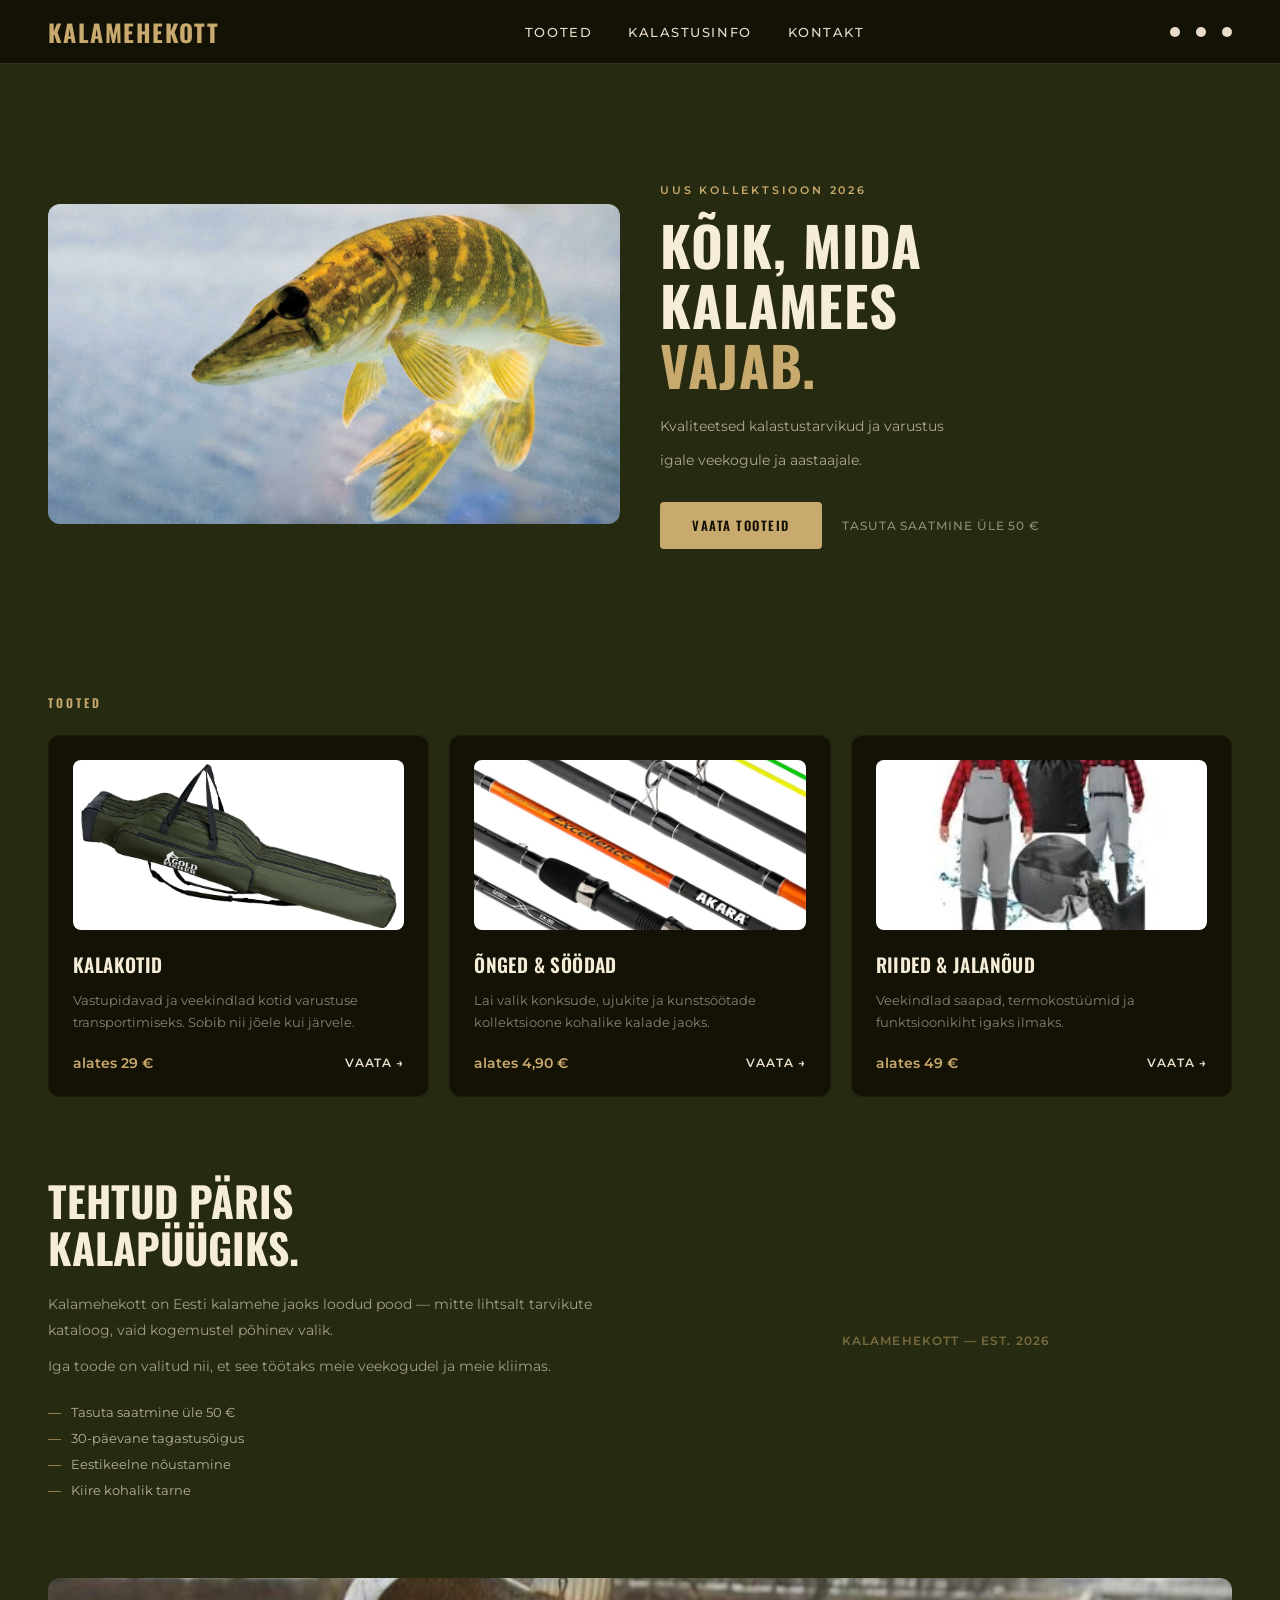
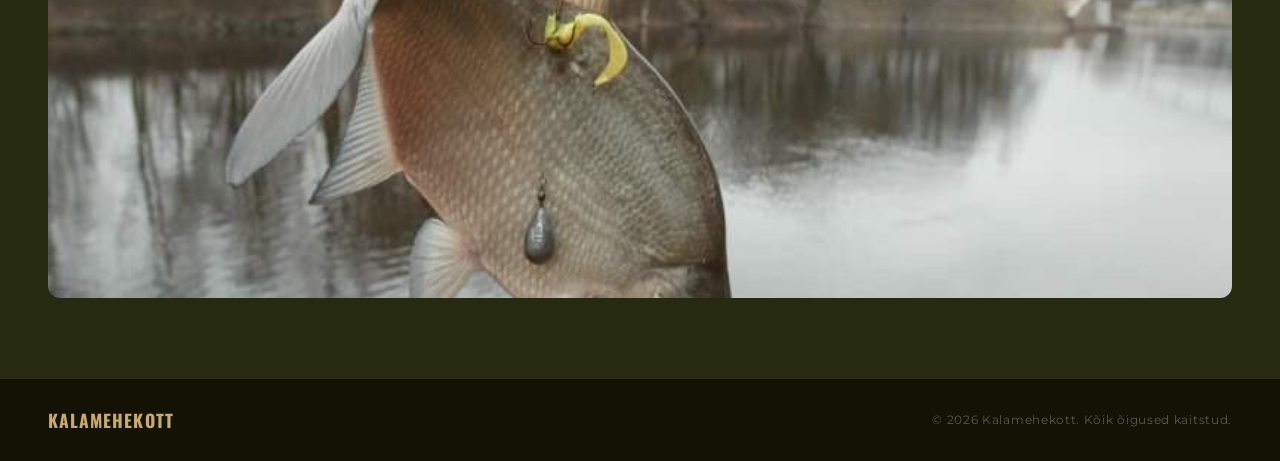
<file: index.html>
<!DOCTYPE html>
<html lang="et">
<head>
  <meta charset="UTF-8">
  <meta name="viewport" content="width=device-width, initial-scale=1.0">
  <title>Kalamehekott</title>
  <link href="https://fonts.googleapis.com/css2?family=Oswald:wght@400;500;600;700;800&family=Montserrat:wght@300;400;500;600&display=swap" rel="stylesheet">
  <link rel="stylesheet" href="css/style.css">
  <link rel="stylesheet" href="css/mobile.css">
</head>
<body>

  <nav>
    <div class="logo">Kalamehekott</div>
    <ul class="nav-links">
      <li><a href="#products">Tooted</a></li>
      <li><a href="kalastusinfo.html">Kalastusinfo</a></li>
      <li><a href="contact.html">Kontakt</a></li>
    </ul>
    <div class="nav-icons">
      <span title="Otsing"></span>
      <span title="Lemmikud"></span>
      <span title="Ostukorv"></span>
    </div>
    <div class="mobile-dots">
      <a href="index.html" class="dot-link active" aria-label="Tooted"></a>
      <a href="kalastusinfo.html" class="dot-link" aria-label="Kalastusinfo"></a>
      <a href="contact.html" class="dot-link" aria-label="Kontakt"></a>
    </div>
  </nav>

  <section class="hero">
    <div class="hero-image">
      <img src="assets/haug.png" alt="Kalastamine">
    </div>
    <div class="hero-text">
      <span class="hero-eyebrow">Uus kollektsioon 2026</span>
      <h1>Kõik, mida<br>kalamees<br><span>vajab.</span></h1>
      <p>Kvaliteetsed kalastustarvikud ja varustus</p>
      <p>igale veekogule ja aastaajale.</p>
      <div class="hero-actions">
        <a href="#products" class="btn-primary">Vaata tooteid</a>
        <span class="hero-badge">Tasuta saatmine üle 50 €</span>
      </div>
    </div>
  </section>

  <div class="section-label" id="products">Tooted</div>
  <div class="products">
    <div class="product-card">
      <span class="product-arrow">→</span>
      <div class="product-thumb-wrap">
        <img class="product-thumb" src="assets/ongekott.jpg" alt="Öngakott">
      </div>
      <h3>Kalakotid</h3>
      <p>Vastupidavad ja veekindlad kotid varustuse transportimiseks. Sobib nii jõele kui järvele.</p>
      <div class="product-footer">
        <div class="product-price">alates 29 €</div>
        <a href="https://salmo.ee/en/88-backpacks" class="product-link" target="_blank" rel="noopener">Vaata →</a>
      </div>
    </div>

    <div class="product-card">
      <span class="product-arrow">→</span>
      <div class="product-thumb-wrap">
        <img class="product-thumb" src="assets/kalakott.png" alt="Kalakott">
      </div>
      <h3>Õnged & Söödad</h3>
      <p>Lai valik konksude, ujukite ja kunstsöötade kollektsioone kohalike kalade jaoks.</p>
      <div class="product-footer">
        <div class="product-price">alates 4,90 €</div>
        <a href="https://salmo.ee/en/11-rods" class="product-link" target="_blank" rel="noopener">Vaata →</a>
      </div>
    </div>

    <div class="product-card">
      <span class="product-arrow">→</span>
      <div class="product-thumb-wrap">
        <img class="product-thumb" src="assets/riidedjajalanoud.png" alt="Riided ja jalanõud">
      </div>
      <h3>Riided & Jalanõud</h3>
      <p>Veekindlad saapad, termokostüümid ja funktsioonikiht igaks ilmaks.</p>
      <div class="product-footer">
        <div class="product-price">alates 49 €</div>
        <a href="https://salmo.ee/en/16-clothing" class="product-link" target="_blank" rel="noopener">Vaata →</a>
      </div>
    </div>
  </div>

  <section class="feature">
    <div class="feature-text">
      <h2>Tehtud päris<br>kalapüügiks.</h2>
      <p>Kalamehekott on Eesti kalamehe jaoks loodud pood — mitte lihtsalt tarvikute kataloog, vaid kogemustel põhinev valik.</p>
      <p>Iga toode on valitud nii, et see töötaks meie veekogudel ja meie kliimas.</p>
      <ul class="feature-list">
        <li>Tasuta saatmine üle 50 €</li>
        <li>30-päevane tagastusõigus</li>
        <li>Eestikeelne nõustamine</li>
        <li>Kiire kohalik tarne</li>
      </ul>
    </div>
    <div class="feature-right">
      <p class="feature-caption">Kalamehekott — Est. 2026</p>
    </div>
  </section>

  <section class="latikas-section">
    <img src="assets/latikas.png" alt="Latikas">
  </section>

  <footer>
    <div class="logo">Kalamehekott</div>
    <p>© 2026 Kalamehekott. Kõik õigused kaitstud.</p>
  </footer>

</body>
</html>
</file>
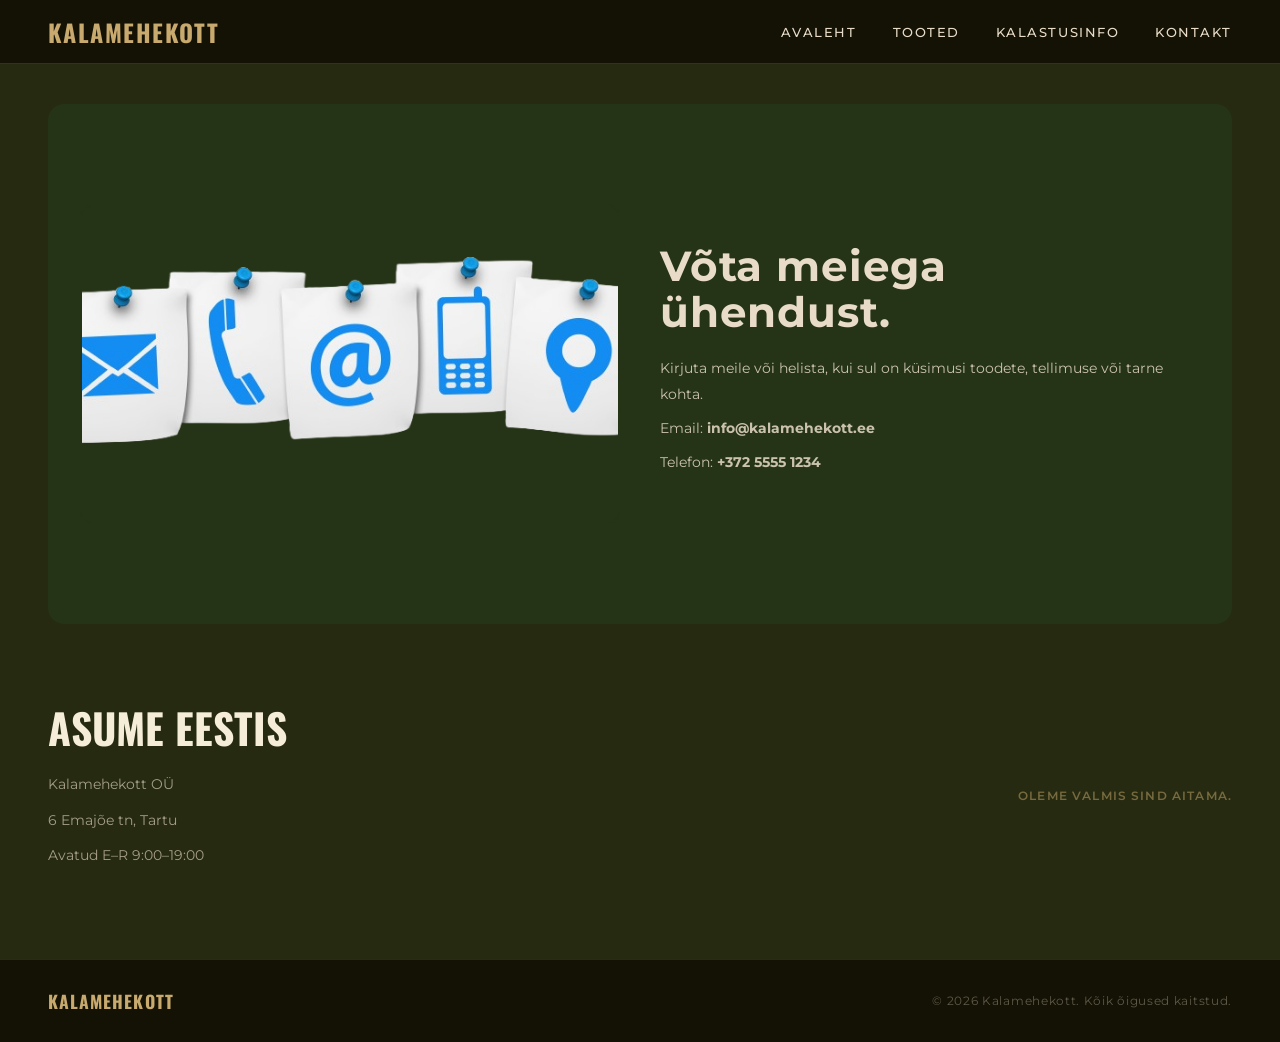
<file: contact.html>
<!DOCTYPE html>
<html lang="et">
<head>
  <meta charset="UTF-8">
  <meta name="viewport" content="width=device-width, initial-scale=1.0">
  <title>Kontakt | Kalamehekott</title>
  <link href="https://fonts.googleapis.com/css2?family=Oswald:wght@400;500;600;700;800&family=Montserrat:wght@300;400;500;600&display=swap" rel="stylesheet">
  <link rel="stylesheet" href="css/style.css">
  <link rel="stylesheet" href="css/mobile.css">
</head>
<body>
  <nav>
    <div class="logo">Kalamehekott</div>
    <ul class="nav-links">
      <li><a href="index.html">Avaleht</a></li>
      <li><a href="index.html#products">Tooted</a></li>
      <li><a href="kalastusinfo.html">Kalastusinfo</a></li>
      <li><a href="contact.html">Kontakt</a></li>
    </ul>
    <div class="mobile-dots">
      <a href="index.html" class="dot-link" aria-label="Tooted"></a>
      <a href="kalastusinfo.html" class="dot-link" aria-label="Kalastusinfo"></a>
      <a href="contact.html" class="dot-link active" aria-label="Kontakt"></a>
    </div>
  </nav>

  <section class="hero contact-hero">
    <div class="hero-image">
      <img src="assets/contact.png" alt="Kontakt">
    </div>
    <div class="hero-text">
      <h1>Võta meiega<br>ühendust.</h1>
      <p>Kirjuta meile või helista, kui sul on küsimusi toodete, tellimuse või tarne kohta.</p>
      <p>Email: <strong>info@kalamehekott.ee</strong></p>
      <p>Telefon: <strong>+372 5555 1234</strong></p>
    </div>
  </section>

  <section class="feature">
    <div class="feature-text">
      <h2>Asume Eestis</h2>
      <p>Kalamehekott OÜ</p>
      <p>6 Emajõe tn, Tartu</p>
      <p>Avatud E–R 9:00–19:00</p>
    </div>
    <div>
      <p class="feature-caption">Oleme valmis sind aitama.</p>
    </div>
  </section>

  <footer>
    <div class="logo">Kalamehekott</div>
    <p>© 2026 Kalamehekott. Kõik õigused kaitstud.</p>
  </footer>

  <script>
    document.addEventListener('DOMContentLoaded', function() {
      var nav = document.querySelector('nav');
      var toggle = nav && nav.querySelector('.nav-icons');
      if (toggle) {
        toggle.addEventListener('click', function() {
          nav.classList.toggle('open');
        });
      }
    });
  </script>
</body>
</html>
</file>
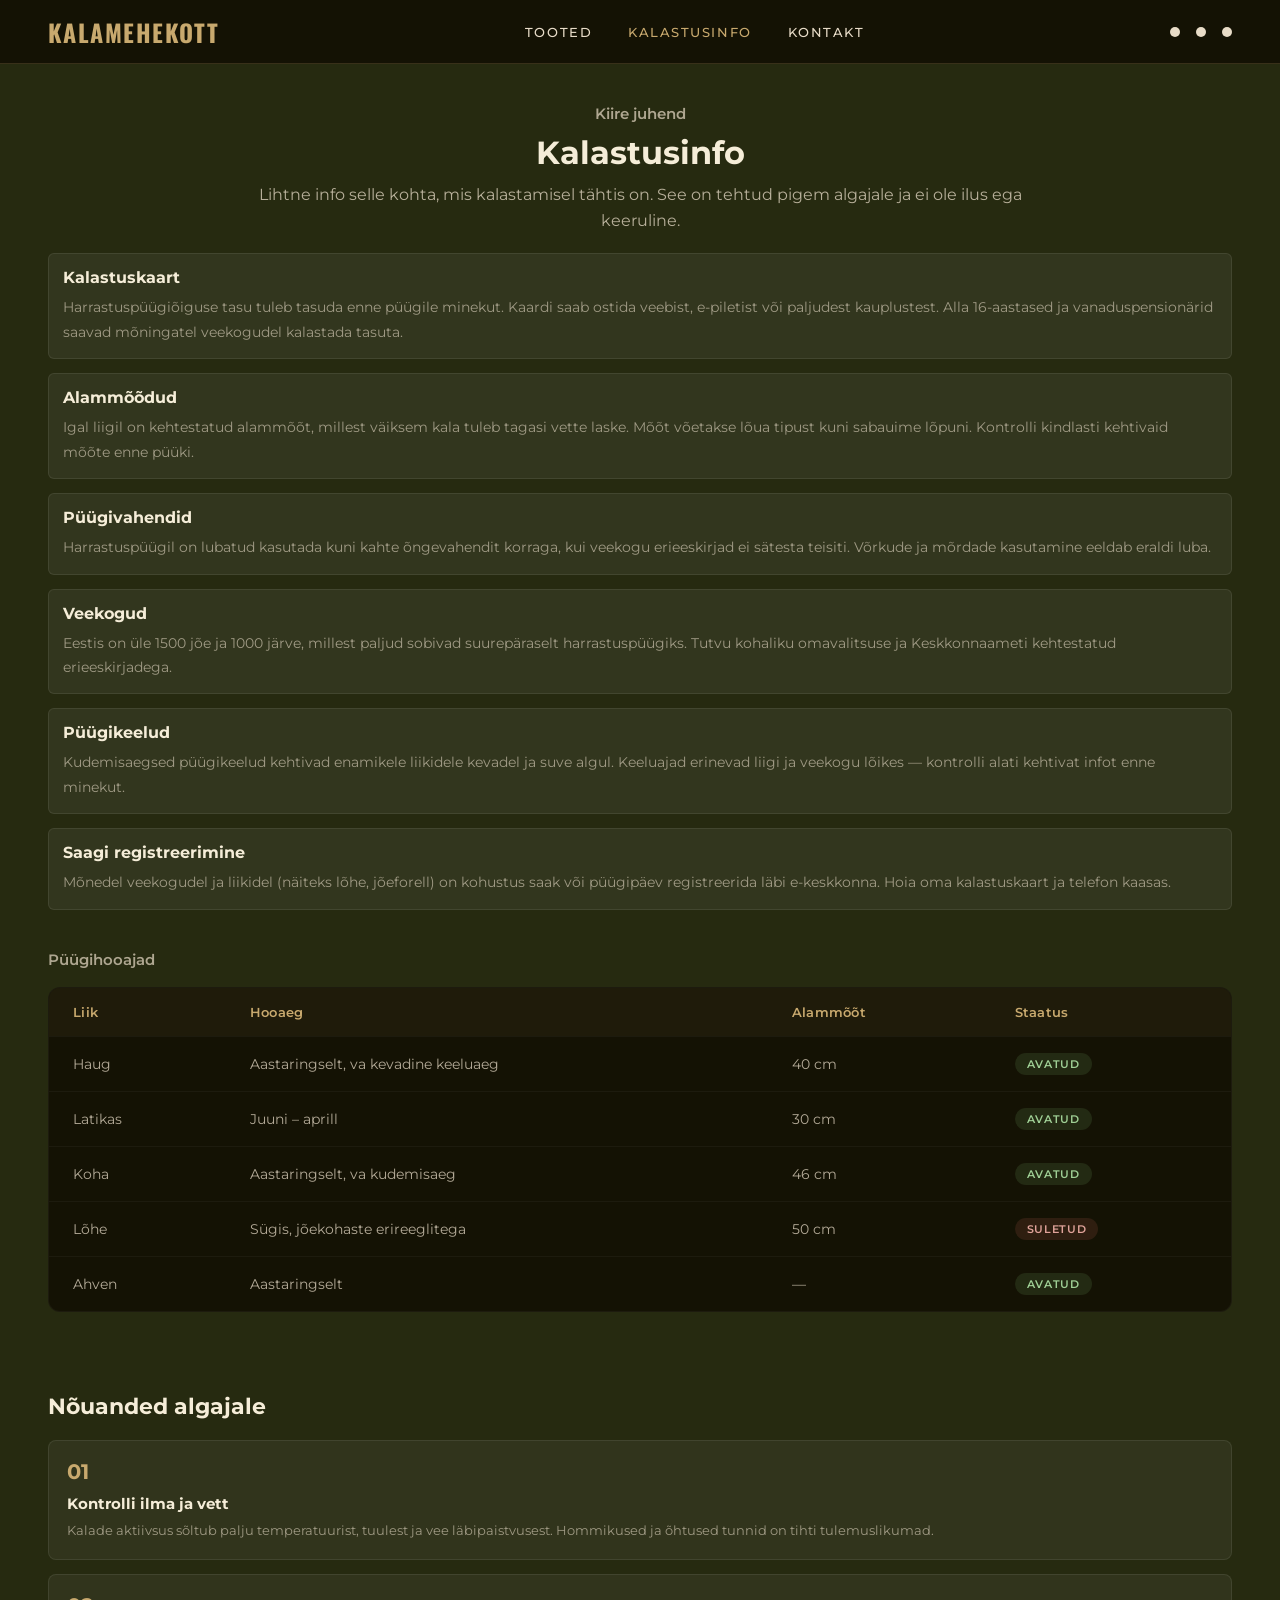
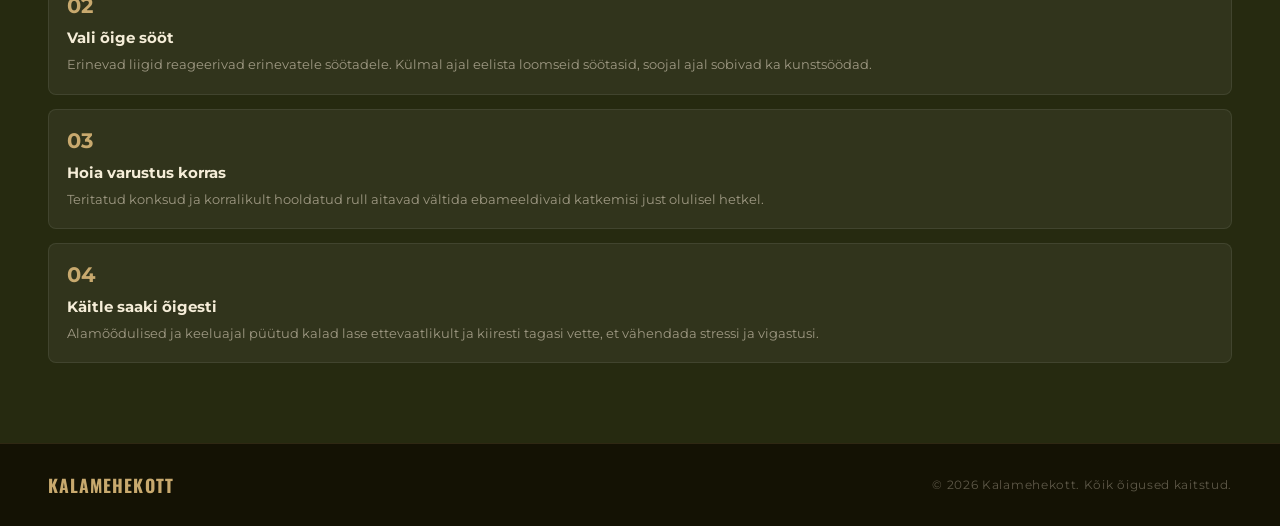
<file: kalastusinfo.html>
<!DOCTYPE html>
<html lang="et">
<head>
  <meta charset="UTF-8">
  <meta name="viewport" content="width=device-width, initial-scale=1.0">
  <title>Kalastusinfo — Kalamehekott</title>
  <link href="https://fonts.googleapis.com/css2?family=Oswald:wght@400;500;600;700;800&family=Montserrat:wght@300;400;500;600&display=swap" rel="stylesheet">
  <link rel="stylesheet" href="css/style.css">
  <link rel="stylesheet" href="css/mobile.css">
</head>
<body class="kalastusinfo-page">

  <nav>
    <div class="logo">Kalamehekott</div>
    <ul class="nav-links">
      <li><a href="index.html">Tooted</a></li>
      <li><a href="kalastusinfo.html" class="active">Kalastusinfo</a></li>
      <li><a href="contact.html">Kontakt</a></li>
    </ul>
    <div class="nav-icons">
      <span title="Otsing"></span>
      <span title="Lemmikud"></span>
      <span title="Ostukorv"></span>
    </div>
    <div class="mobile-dots">
      <a href="index.html" class="dot-link" aria-label="Tooted"></a>
      <a href="kalastusinfo.html" class="dot-link active" aria-label="Kalastusinfo"></a>
      <a href="contact.html" class="dot-link" aria-label="Kontakt"></a>
    </div>
  </nav>

  <!-- LEHE PEALKIRI -->
  <header class="page-header reveal">
    <span>Kiire juhend</span>
    <h1>Kalastusinfo</h1>
    <p>Lihtne info selle kohta, mis kalastamisel tähtis on. See on tehtud pigem algajale ja ei ole ilus ega keeruline.</p>
  </header>

  <!-- INFOKAARDID -->
  <div class="info-grid">
    <div class="info-card">
      <h3>Kalastuskaart</h3>
      <p>Harrastuspüügiõiguse tasu tuleb tasuda enne püügile minekut. Kaardi saab ostida veebist, e-piletist või paljudest kauplustest. Alla 16-aastased ja vanaduspensionärid saavad mõningatel veekogudel kalastada tasuta.</p>
    </div>
    <div class="info-card">
      <h3>Alammõõdud</h3>
      <p>Igal liigil on kehtestatud alammõõt, millest väiksem kala tuleb tagasi vette laske. Mõõt võetakse lõua tipust kuni sabauime lõpuni. Kontrolli kindlasti kehtivaid mõõte enne püüki.</p>
    </div>
    <div class="info-card">
      <h3>Püügivahendid</h3>
      <p>Harrastuspüügil on lubatud kasutada kuni kahte õngevahendit korraga, kui veekogu erieeskirjad ei sätesta teisiti. Võrkude ja mõrdade kasutamine eeldab eraldi luba.</p>
    </div>
    <div class="info-card">
      <h3>Veekogud</h3>
      <p>Eestis on üle 1500 jõe ja 1000 järve, millest paljud sobivad suurepäraselt harrastuspüügiks. Tutvu kohaliku omavalitsuse ja Keskkonnaameti kehtestatud erieeskirjadega.</p>
    </div>
    <div class="info-card">
      <h3>Püügikeelud</h3>
      <p>Kudemisaegsed püügikeelud kehtivad enamikele liikidele kevadel ja suve algul. Keeluajad erinevad liigi ja veekogu lõikes — kontrolli alati kehtivat infot enne minekut.</p>
    </div>
    <div class="info-card">
      <h3>Saagi registreerimine</h3>
      <p>Mõnedel veekogudel ja liikidel (näiteks lõhe, jõeforell) on kohustus saak või püügipäev registreerida läbi e-keskkonna. Hoia oma kalastuskaart ja telefon kaasas.</p>
    </div>
  </div>

  <!-- HOOAEGADE TABEL -->
  <div class="section-label">Püügihooajad</div>
  <div class="season-table-wrap">
    <table>
      <thead>
        <tr>
          <th>Liik</th>
          <th>Hooaeg</th>
          <th>Alammõõt</th>
          <th>Staatus</th>
        </tr>
      </thead>
      <tbody>
        <tr>
          <td>Haug</td>
          <td>Aastaringselt, va kevadine keeluaeg</td>
          <td>40 cm</td>
          <td><span class="season-status open">Avatud</span></td>
        </tr>
        <tr>
          <td>Latikas</td>
          <td>Juuni – aprill</td>
          <td>30 cm</td>
          <td><span class="season-status open">Avatud</span></td>
        </tr>
        <tr>
          <td>Koha</td>
          <td>Aastaringselt, va kudemisaeg</td>
          <td>46 cm</td>
          <td><span class="season-status open">Avatud</span></td>
        </tr>
        <tr>
          <td>Lõhe</td>
          <td>Sügis, jõekohaste erireeglitega</td>
          <td>50 cm</td>
          <td><span class="season-status closed">Suletud</span></td>
        </tr>
        <tr>
          <td>Ahven</td>
          <td>Aastaringselt</td>
          <td>—</td>
          <td><span class="season-status open">Avatud</span></td>
        </tr>
      </tbody>
    </table>
  </div>

  <!-- NIPID -->
  <section class="tips-section">
    <h2>Nõuanded algajale</h2>
    <div class="tips-list">
      <div class="tip-item">
        <span class="tip-number">01</span>
        <div>
          <h4>Kontrolli ilma ja vett</h4>
          <p>Kalade aktiivsus sõltub palju temperatuurist, tuulest ja vee läbipaistvusest. Hommikused ja õhtused tunnid on tihti tulemuslikumad.</p>
        </div>
      </div>
      <div class="tip-item">
        <span class="tip-number">02</span>
        <div>
          <h4>Vali õige sööt</h4>
          <p>Erinevad liigid reageerivad erinevatele söötadele. Külmal ajal eelista loomseid söötasid, soojal ajal sobivad ka kunstsöödad.</p>
        </div>
      </div>
      <div class="tip-item">
        <span class="tip-number">03</span>
        <div>
          <h4>Hoia varustus korras</h4>
          <p>Teritatud konksud ja korralikult hooldatud rull aitavad vältida ebameeldivaid katkemisi just olulisel hetkel.</p>
        </div>
      </div>
      <div class="tip-item">
        <span class="tip-number">04</span>
        <div>
          <h4>Käitle saaki õigesti</h4>
          <p>Alamõõdulised ja keeluajal püütud kalad lase ettevaatlikult ja kiiresti tagasi vette, et vähendada stressi ja vigastusi.</p>
        </div>
      </div>
    </div>
  </section>

  <footer>
    <div class="logo">Kalamehekott</div>
    <p>© 2026 Kalamehekott. Kõik õigused kaitstud.</p>
  </footer>

</body>
</html>
</file>
<file: css/style.css>
/* ================================
   VÄRVID (Figma stiilijuhendist)
   ================================ */
:root {
  --pitch-black: #141204;
  --dark-khaki:  #262A10;
  --khaki-bg:    #54442B;
  --accent-gold: #C8A96E;
  --light-cream: #F5EDD8;
  --text-light: #E8DCC8;
  --contact-green: #253317;
}

/* ================================
   PÕHI
   ================================ */
* {
  margin: 0;
  padding: 0;
  box-sizing: border-box;
}

body {
  background-color: var(--dark-khaki);
  color: var(--text-light);
  font-family: 'Montserrat', sans-serif;
  overflow-x: hidden;
}

img { max-width: 100%; }

.hero.contact-hero {
  background: var(--contact-green) !important;
  border-radius: 16px;
  padding: 32px;
  margin: 40px 48px 0;
  color: var(--text-light);
}

.hero.contact-hero .hero-image {
  background: var(--contact-green) !important;
  border: 2px solid var(--contact-green);
}

.hero.contact-hero .hero-image img {
  background: var(--contact-green);
}

.hero.contact-hero .hero-text h1,
.hero.contact-hero .hero-text p {
  color: var(--text-light);
}

.hero.contact-hero .hero-text p {
  color: rgba(232, 220, 200, 0.85);
}

.hero.contact-hero .hero-text h1 {
  font-family: 'Montserrat', sans-serif;
  font-size: 2.6rem;
  text-transform: none;
}

/* ================================
   NAVIGATSIOON
   ================================ */
nav {
  background: var(--pitch-black);
  display: flex;
  align-items: center;
  justify-content: space-between;
  padding: 0 48px;
  height: 64px;
  position: sticky;
  top: 0;
  z-index: 100;
  border-bottom: 1px solid rgba(200, 169, 110, 0.2);
}

.logo {
  font-family: 'Oswald', sans-serif;
  font-size: 1.5rem;
  font-weight: 700;
  letter-spacing: 0.06em;
  text-transform: uppercase;
  color: var(--accent-gold);
}

.nav-links {
  display: flex;
  gap: 36px;
  list-style: none;
}

.nav.open .nav-links {
  display: flex;
}

.nav-links a {
  color: var(--text-light);
  text-decoration: none;
  font-size: 0.8rem;
  font-weight: 500;
  letter-spacing: 0.12em;
  text-transform: uppercase;
  transition: color 0.2s;
}

.nav-links a:hover,
.nav-links a.active {
  color: var(--accent-gold);
}

.nav-icons {
  display: flex;
  gap: 16px;
  align-items: center;
}

.nav-icons span {
  width: 10px;
  height: 10px;
  background: var(--text-light);
  border-radius: 50%;
  cursor: pointer;
  transition: background 0.2s;
}

.mobile-dots {
  display: none;
}

.nav-icons span:hover {
  background: var(--accent-gold);
}

/* ================================
   HERO SEKTSIOON
   ================================ */
.hero {
  display: grid;
  grid-template-columns: 1fr 1fr;
  min-height: 520px;
  margin: 40px 48px 0;
  gap: 40px;
  align-items: center;
}

.hero-image {
  background: var(--khaki-bg);
  border-radius: 12px;
  height: 320px;
  overflow: hidden;
}

.hero.contact-hero .hero-image {
  background: var(--contact-green);
  border: 2px solid var(--contact-green);
}

.hero-image img {
  width: 100%;
  height: 100%;
  object-fit: cover;
  display: block;
}

.hero-text {
  padding: 16px 0;
}

.hero-eyebrow {
  display: inline-block;
  margin-bottom: 18px;
  font-size: 0.7rem;
  font-weight: 600;
  letter-spacing: 0.25em;
  text-transform: uppercase;
  color: var(--accent-gold);
}

.hero-text h1 {
  font-family: 'Oswald', sans-serif;
  font-size: 3.4rem;
  font-weight: 700;
  text-transform: uppercase;
  line-height: 1.1;
  letter-spacing: 0.02em;
  color: var(--light-cream);
  margin-bottom: 20px;
}

.hero-text h1 span {
  color: var(--accent-gold);
}

.hero-text p {
  font-size: 0.9rem;
  line-height: 1.8;
  color: rgba(232, 220, 200, 0.7);
  margin-bottom: 8px;
}

.hero-actions {
  margin-top: 28px;
  display: flex;
  align-items: center;
  gap: 20px;
  flex-wrap: wrap;
}

.btn-primary {
  display: inline-block;
  background: var(--accent-gold);
  color: var(--pitch-black);
  font-family: 'Oswald', sans-serif;
  font-size: 0.8rem;
  font-weight: 600;
  letter-spacing: 0.12em;
  text-transform: uppercase;
  text-decoration: none;
  padding: 14px 32px;
  border-radius: 4px;
  transition: transform 0.2s, box-shadow 0.2s;
}

.btn-primary:hover {
  transform: translateY(-2px);
  box-shadow: 0 8px 24px rgba(200, 169, 110, 0.25);
}

.hero-badge {
  font-size: 0.72rem;
  font-weight: 500;
  letter-spacing: 0.08em;
  text-transform: uppercase;
  color: rgba(232, 220, 200, 0.55);
}

/* ================================
   SEKTSIOONI PEALKIRI
   ================================ */
.section-label {
  font-family: 'Oswald', sans-serif;
  font-size: 0.75rem;
  font-weight: 600;
  letter-spacing: 0.25em;
  text-transform: uppercase;
  color: var(--accent-gold);
  margin: 70px 48px 24px;
}

/* ================================
   TOOTEKAARDID
   ================================ */
.products {
  display: grid;
  grid-template-columns: repeat(3, 1fr);
  gap: 20px;
  margin: 0 48px;
}

.product-card {
  background: var(--pitch-black);
  border-radius: 12px;
  padding: 24px;
  position: relative;
  cursor: pointer;
  transition: transform 0.25s, box-shadow 0.25s;
  border: 1px solid rgba(255, 255, 255, 0.04);
}

.product-card:hover {
  transform: translateY(-6px);
  box-shadow: 0 16px 40px rgba(0, 0, 0, 0.4);
}

.product-card:hover .product-arrow {
  opacity: 1;
  transform: translateX(0);
}

.product-thumb-wrap {
  width: 100%;
  height: 170px;
  border-radius: 8px;
  overflow: hidden;
  margin-bottom: 20px;
  background: var(--khaki-bg);
}

.product-thumb {
  width: 100%;
  height: 100%;
  object-fit: cover;
  display: block;
  transition: transform 0.4s;
}

.product-card:hover .product-thumb {
  transform: scale(1.05);
}

.product-card h3 {
  font-family: 'Oswald', sans-serif;
  font-size: 1.2rem;
  font-weight: 600;
  text-transform: uppercase;
  letter-spacing: 0.02em;
  color: var(--light-cream);
  margin-bottom: 10px;
}

.product-card p {
  font-size: 0.82rem;
  line-height: 1.7;
  color: rgba(232, 220, 200, 0.55);
}

.product-footer {
  margin-top: 20px;
  display: flex;
  align-items: center;
  justify-content: space-between;
}

.product-price {
  font-size: 0.9rem;
  font-weight: 600;
  color: var(--accent-gold);
}

.product-link {
  font-size: 0.75rem;
  font-weight: 600;
  letter-spacing: 0.08em;
  text-transform: uppercase;
  color: var(--text-light);
  text-decoration: none;
  transition: color 0.2s;
}

.product-link:hover {
  color: var(--accent-gold);
}

.product-arrow {
  position: absolute;
  top: 24px;
  right: 24px;
  color: var(--accent-gold);
  font-size: 1.1rem;
  opacity: 0;
  transform: translateX(-6px);
  transition: all 0.25s;
}

/* ================================
   INFO SEKTSIOON
   ================================ */
.feature {
  display: grid;
  grid-template-columns: 1fr 1fr;
  gap: 40px;
  margin: 80px 48px;
  align-items: center;
}

.feature-text h2 {
  font-family: 'Oswald', sans-serif;
  font-size: 2.6rem;
  font-weight: 700;
  text-transform: uppercase;
  color: var(--light-cream);
  margin-bottom: 20px;
  line-height: 1.15;
}

.feature-text p {
  font-size: 0.85rem;
  line-height: 1.9;
  color: rgba(232, 220, 200, 0.65);
  margin-bottom: 10px;
}

.feature-list {
  list-style: none;
  margin-top: 24px;
  display: flex;
  flex-direction: column;
  gap: 10px;
}

.feature-list li {
  font-size: 0.82rem;
  color: rgba(232, 220, 200, 0.75);
  display: flex;
  align-items: center;
  gap: 10px;
}

.feature-list li::before {
  content: '—';
  color: var(--accent-gold);
  flex-shrink: 0;
}

.feature-right {
  display: flex;
  align-items: center;
  justify-content: center;
  height: 100%;
}

.feature-image-wrap {
  border-radius: 12px;
  height: 380px;
  overflow: hidden;
  position: relative;
}

.feature-image-wrap img {
  width: 100%;
  height: 100%;
  object-fit: cover;
  display: block;
}

.feature-image-wrap::after {
  content: '';
  position: absolute;
  bottom: 0;
  left: 0;
  right: 0;
  height: 80px;
  background: linear-gradient(to top, var(--dark-khaki), transparent);
}

.feature-caption {
  text-align: right;
  margin-top: 8px;
  font-size: 0.72rem;
  font-weight: 600;
  letter-spacing: 0.1em;
  color: rgba(200, 169, 110, 0.5);
  text-transform: uppercase;
}

/* ================================
   LATIKAS SEKTSIOON
   ================================ */
.latikas-section {
  margin: 0 48px 80px;
  border-radius: 12px;
  overflow: hidden;
  background: var(--khaki-bg);
}

.latikas-section img {
  width: 100%;
  display: block;
  object-fit: cover;
  max-height: 320px;
}

/* ================================
   FOOTER
   ================================ */
footer {
  background: var(--pitch-black);
  border-top: 1px solid rgba(200, 169, 110, 0.15);
  padding: 28px 48px;
  display: flex;
  justify-content: space-between;
  align-items: center;
  margin-top: 80px;
}

footer .logo {
  font-size: 1.1rem;
}

footer p {
  font-size: 0.72rem;
  color: rgba(232, 220, 200, 0.35);
  letter-spacing: 0.06em;
}

/* ================================
   KALASTUSINFO LEHT
   ================================ */
.page-header {
  margin: 40px 48px 20px;
  text-align: left;
}

.kalastusinfo-page .page-header {
  text-align: center;
  margin: 40px auto 20px;
  max-width: 1100px;
  padding: 0 24px;
}

.kalastusinfo-page .page-header p {
  margin-left: auto;
  margin-right: auto;
  max-width: 840px;
}

.page-header span {
  font-family: 'Montserrat', sans-serif;
  font-size: 0.95rem;
  font-weight: 600;
  letter-spacing: 0;
  text-transform: none;
  color: rgba(232, 220, 200, 0.7);
}

.page-header h1 {
  font-family: 'Montserrat', sans-serif;
  font-size: 2rem;
  font-weight: 700;
  text-transform: none;
  color: var(--light-cream);
  margin-top: 10px;
}

.page-header p {
  margin-top: 10px;
  font-size: 1rem;
  color: rgba(232, 220, 200, 0.75);
  max-width: none;
  margin-left: 0;
  margin-right: 0;
  line-height: 1.6;
}

.kalastusinfo-page .section-label {
  font-family: 'Montserrat', sans-serif;
  font-size: 0.95rem;
  font-weight: 600;
  letter-spacing: 0;
  text-transform: none;
  color: rgba(232, 220, 200, 0.7);
  margin: 40px 48px 18px;
}

.kalastusinfo-page .info-grid {
  display: block;
  gap: 0;
  margin: 0 48px 40px;
}

.info-card {
  background: rgba(255, 255, 255, 0.06);
  border-radius: 6px;
  padding: 14px;
  border: 1px solid rgba(255, 255, 255, 0.08);
  margin-bottom: 14px;
}

.info-card:hover {
  transform: none;
  box-shadow: none;
}

.info-card h3 {
  font-family: 'Montserrat', sans-serif;
  font-size: 1rem;
  font-weight: 700;
  text-transform: none;
  letter-spacing: 0;
  color: var(--light-cream);
  margin-bottom: 8px;
}

.info-card p {
  font-size: 0.85rem;
  line-height: 1.8;
  color: rgba(232, 220, 200, 0.6);
}

.season-table-wrap {
  margin: 0 48px 80px;
  background: var(--pitch-black);
  border-radius: 12px;
  overflow: hidden;
  border: 1px solid rgba(255, 255, 255, 0.04);
}

.season-table-wrap table {
  width: 100%;
  border-collapse: collapse;
}

.season-table-wrap th,
.season-table-wrap td {
  padding: 16px 24px;
  text-align: left;
  font-size: 0.85rem;
}

.season-table-wrap th {
  font-family: 'Montserrat', sans-serif;
  font-weight: 600;
  letter-spacing: 0.02em;
  text-transform: none;
  font-size: 0.82rem;
  color: var(--accent-gold);
  background: rgba(200, 169, 110, 0.06);
}

.season-table-wrap td {
  color: rgba(232, 220, 200, 0.75);
  border-top: 1px solid rgba(255, 255, 255, 0.04);
}

.season-status {
  display: inline-block;
  padding: 4px 12px;
  border-radius: 100px;
  font-size: 0.7rem;
  font-weight: 600;
  letter-spacing: 0.06em;
  text-transform: uppercase;
}

.season-status.open {
  background: rgba(120, 180, 110, 0.15);
  color: #9fcf95;
}

.season-status.closed {
  background: rgba(200, 100, 90, 0.15);
  color: #e0a39a;
}

.tips-section {
  margin: 0 48px 80px;
}

.tips-section h2 {
  font-family: 'Montserrat', sans-serif;
  font-size: 1.4rem;
  font-weight: 700;
  text-transform: none;
  color: var(--light-cream);
  margin-bottom: 20px;
}

.tips-list {
  display: block;
  gap: 0;
}

.tip-item {
  display: block;
  gap: 10px;
  background: rgba(255, 255, 255, 0.05);
  border-radius: 8px;
  padding: 18px;
  border: 1px solid rgba(255, 255, 255, 0.08);
  margin-bottom: 14px;
}

.tip-number {
  font-family: 'Montserrat', sans-serif;
  font-size: 1.3rem;
  font-weight: 700;
  color: var(--accent-gold);
  display: block;
  margin-bottom: 10px;
}

.tip-item h4 {
  font-family: 'Montserrat', sans-serif;
  font-size: 0.95rem;
  font-weight: 700;
  text-transform: none;
  color: var(--light-cream);
  margin-bottom: 6px;
}

.tip-item p {
  font-size: 0.82rem;
  line-height: 1.7;
  color: rgba(232, 220, 200, 0.6);
}

/* ================================
   ANIMATSIOONID
   ================================ */
.reveal {
  opacity: 0;
  transform: translateY(24px);
  animation: reveal 0.7s ease forwards;
}

@keyframes reveal {
  to {
    opacity: 1;
    transform: translateY(0);
  }
}

.hero { animation-delay: 0.1s; }
.product-card:nth-child(1) { animation: reveal 0.6s 0.2s ease forwards; opacity: 0; }
.product-card:nth-child(2) { animation: reveal 0.6s 0.35s ease forwards; opacity: 0; }
.product-card:nth-child(3) { animation: reveal 0.6s 0.5s ease forwards; opacity: 0; }

/* ================================
   RESPONSIIVSUS
   ================================ */
@media (max-width: 900px) {
  .hero,
  .feature,
  .products,
  .info-grid,
  .tips-list {
    grid-template-columns: 1fr;
  }

  .nav-links {
    display: none;
  }

  .hero-text h1 {
    font-size: 2.4rem;
  }
}
</file>
<file: css/mobile.css>
/* Mobile-specific overrides for compact layout and mobile menu */
@media (max-width: 900px) {
  nav {
    flex-wrap: wrap;
    height: auto;
    padding: 16px 24px;
  }

  nav {
    position: relative;
  }

  .nav-icons {
    display: none;
  }

  .nav-links {
    display: none;
  }

  .mobile-dots {
    display: flex;
    justify-content: space-between;
    width: 110px;
    position: absolute;
    top: 16px;
    right: 24px;
    z-index: 101;
  }

  .dot-link {
    width: 14px;
    height: 14px;
    border-radius: 50%;
    background: #ffffff;
    opacity: 0.55;
    display: inline-block;
  }

  .dot-link.active {
    opacity: 1;
  }

  .nav.open .nav-links {
    display: flex;
  }

  .hero,
  .feature,
  .products,
  .info-grid,
  .tips-list {
    grid-template-columns: 1fr;
    margin: 0 24px 0;
  }

  .hero {
    margin: 20px 24px 0;
    gap: 24px;
    justify-items: center;
    text-align: center;
  }

  .hero-text {
    display: flex;
    flex-direction: column;
    align-items: center;
    text-align: center;
    width: 100%;
  }

  .hero-actions {
    justify-content: center;
  }

  .hero-text p,
  .hero-eyebrow,
  .hero-actions,
  .hero-badge {
    margin-left: auto;
    margin-right: auto;
  }

  .hero.contact-hero {
    padding: 24px;
    margin: 20px 24px 0;
  }

  .hero-image {
    height: 240px;
    order: 2;
  }

  .hero-text {
    order: 1;
  }

  .hero-text h1 {
    font-size: 2rem;
  }

  .hero-text p,
  .section-label,
  .feature-text p,
  .info-card p,
  .tip-item p,
  .season-table-wrap th,
  .season-table-wrap td,
  .feature-caption,
  footer p {
    font-size: 0.95rem;
  }

  .products {
    gap: 16px;
  }

  .product-card,
  .info-card,
  .tip-item,
  .season-table-wrap,
  .feature {
    margin: 20px 0;
  }

  .product-card {
    padding: 20px;
  }

  .section-label {
    margin: 40px 24px 18px;
  }

  footer {
    padding: 24px 24px;
    flex-direction: column;
    gap: 12px;
  }
}
</file>
